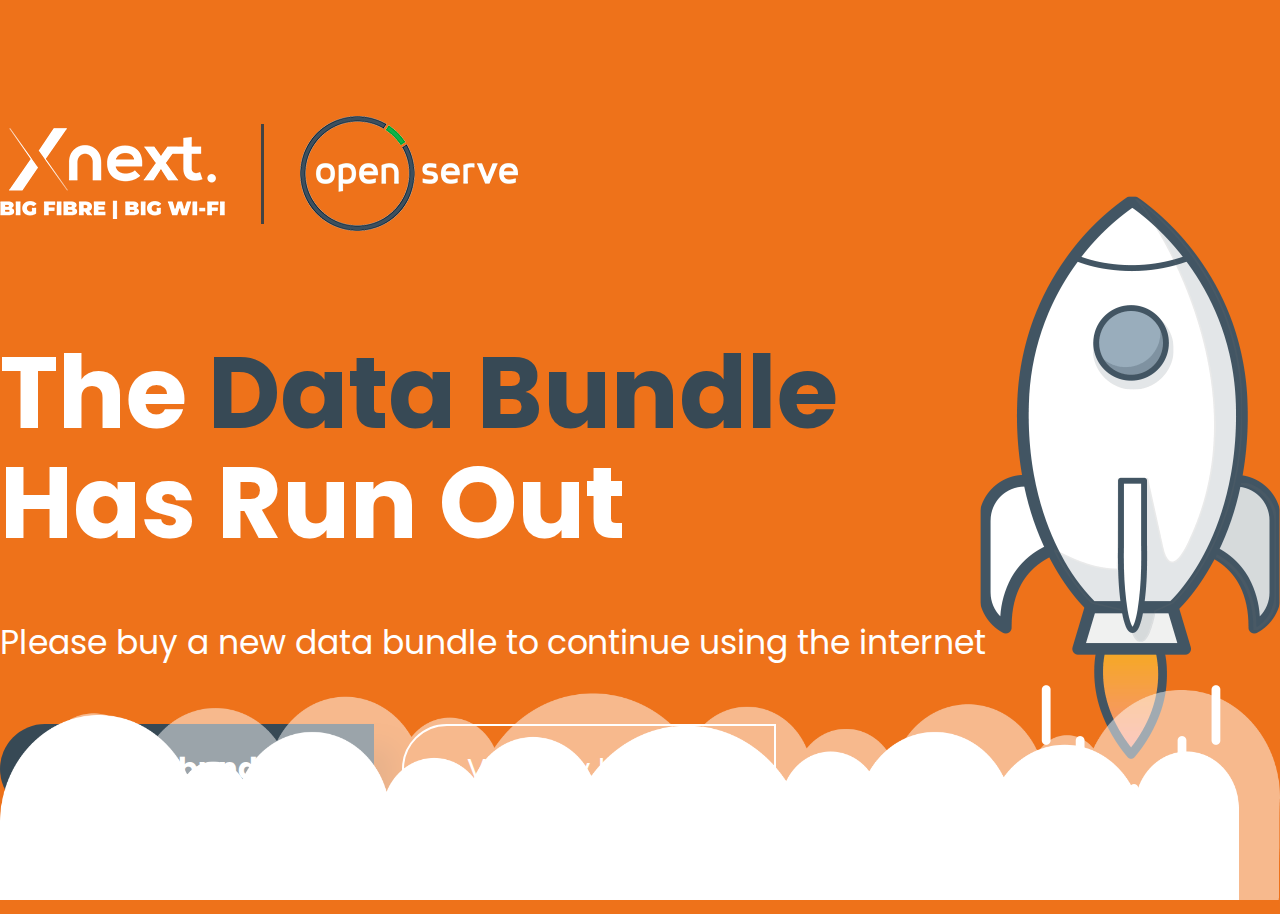
<file: index.html>
<html lang="en">
  <head>
    <meta charset="UTF-8" />
    <meta http-equiv="X-UA-Compatible" content="IE=edge" />
    <meta name="viewport" content="width=device-width, initial-scale=1.0" />
    <title>X-next | Open serve</title>
    <link rel="stylesheet" href="./assets/css/common.css" />
    <link rel="stylesheet" href="./assets/css/index.css" />
  </head>
  <body>
    <div class="container">
      <div class="header">
        <img src="./assets/images/x-next.png" alt="" />
        <span></span>
        <img src="./assets/images/open-serve.png" alt="" />
      </div>
      <div class="body">
        <p class="title">The <span>Data Bundle</span> Has Run Out</p>
        <p class="description">
          Please buy a new data bundle to continue using the internet
        </p>
        <div class="actions">
          <a href="./login.html" class="btn btn-dark buy_bundle">
            Buy a bundle
          </a>
          <a class="btn btn-warning view_my_bundles">View my bundles</a>
        </div>
      </div>
      <img src="./assets/images/rocket.png" alt="" class="rocket" />
    </div>
    <div class="cloud">
      <img src="./assets/images/cloud.png" alt="" />
    </div>
  </body>
</html>
</file>
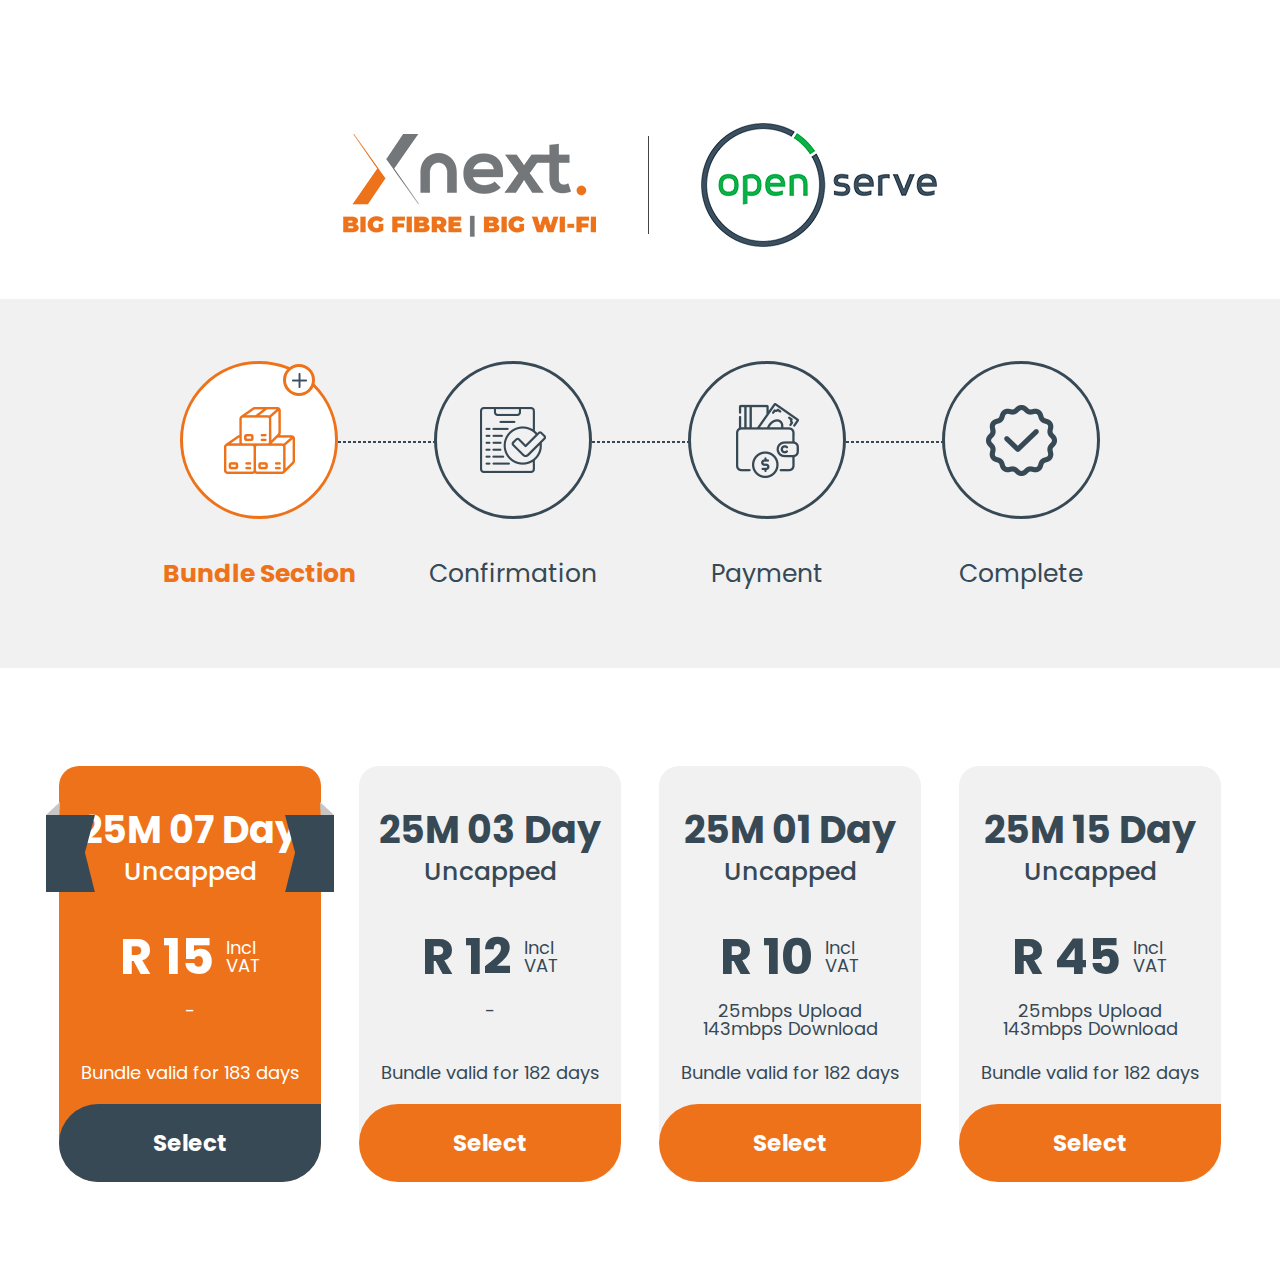
<file: bundle.html>
<html lang="en">
  <head>
    <meta charset="UTF-8" />
    <meta http-equiv="X-UA-Compatible" content="IE=edge" />
    <meta name="viewport" content="width=device-width, initial-scale=1.0" />
    <title>Document</title>
    <link rel="stylesheet" href="./assets/css/common.css" />
    <link rel="stylesheet" href="./assets/css/bundle.css" />
  </head>
  <body>
    <div class="wizard">
      <div class="wizard-header">
        <img src="./assets/images/x-next-dark.png" alt="" />
        <span></span>
        <img src="./assets/images/open-serve-dark.png" alt="" />
      </div>
      <div class="wizard-steps">
        <div class="wizard-step active">
          <div class="icon">
            <img
              src="./assets/images/bundle-active.png"
              class="active"
              alt=""
            />
            <div class="plus">
              <img src="./assets/images/plus.png" alt="">
            </div>
          </div>
          <span class="label">Bundle Section</span>
        </div>
        <div class="wizard-step">
          <div class="icon">
            <img
              src="./assets/images/confirmation-active.png"
              class="active"
              alt=""
            />
            <img
              src="./assets/images/confirmation-normal.png"
              class="normal"
              alt=""
            />
          </div>
          <span class="label">Confirmation</span>
        </div>
        <div class="wizard-step">
          <div class="icon">
            <img
              src="./assets/images/payment-active.png"
              class="active"
              alt=""
            />
            <img
              src="./assets/images/payment-normal.png"
              class="normal"
              alt=""
            />
          </div>
          <span class="label">Payment</span>
        </div>
        <div class="wizard-step">
          <div class="icon">
            <img
              src="./assets/images/complete-normal.png"
              class="normal"
              alt=""
            />
          </div>
          <span class="label">Complete</span>
        </div>
      </div>
      <div class="wizard-body">
        <div class="bundle-card active">
          <div class="ribbons">
            <img src="./assets/images/ribbon.png" class="left" alt="" />
            <img src="./assets/images/ribbon.png" class="right" alt="" />
          </div>
          <p class="name">25M 07 Day</p>
          <p class="capped">Uncapped</p>
          <div class="value">
            <span>R 15</span>
            <span>Incl<br />VAT</span>
          </div>
          <div class="features">-</div>
          <p class="expire-date">Bundle valid for 183 days</p>
          <button class="select">Select</button>
        </div>
        <div class="bundle-card">
          <p class="name">25M 03 Day</p>
          <p class="capped">Uncapped</p>
          <div class="value">
            <span>R 12</span>
            <span>Incl<br />VAT</span>
          </div>
          <div class="features">-</div>
          <p class="expire-date">Bundle valid for 182 days</p>
          <button class="select">Select</button>
        </div>
        <div class="bundle-card">
          <p class="name">25M 01 Day</p>
          <p class="capped">Uncapped</p>
          <div class="value">
            <span>R 10</span>
            <span>Incl<br />VAT</span>
          </div>
          <div class="features">
            <p>25mbps Upload</p>
            <p>143mbps Download</p>
          </div>
          <p class="expire-date">Bundle valid for 182 days</p>
          <button class="select">Select</button>
        </div>
        <div class="bundle-card">
          <p class="name">25M 15 Day</p>
          <p class="capped">Uncapped</p>
          <div class="value">
            <span>R 45</span>
            <span>Incl<br />VAT</span>
          </div>
          <div class="features">
            <p>25mbps Upload</p>
            <p>143mbps Download</p>
          </div>
          <p class="expire-date">Bundle valid for 182 days</p>
          <button class="select">Select</button>
        </div>
      </div>
    </div>
  </body>
</html>
</file>
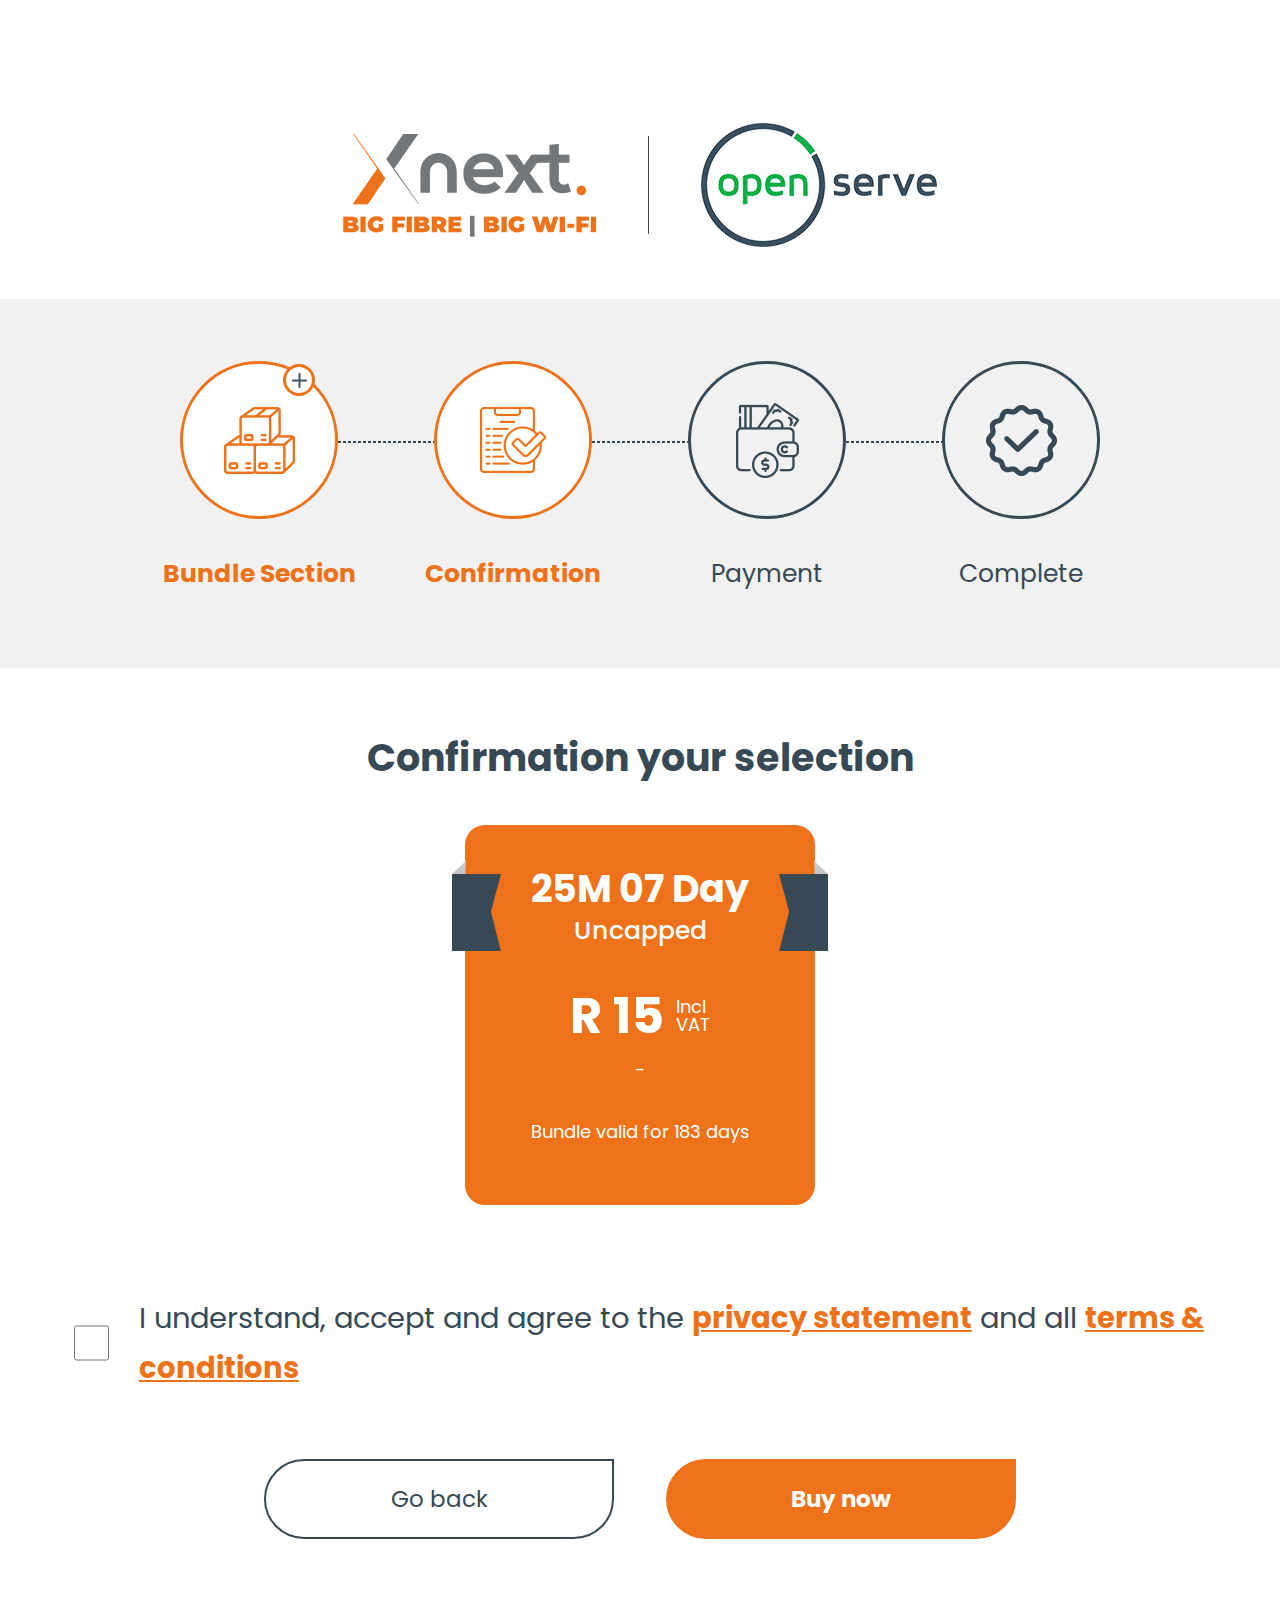
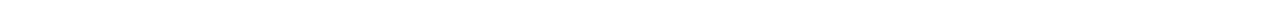
<file: confirmation.html>
<html lang="en">
  <head>
    <meta charset="UTF-8" />
    <meta http-equiv="X-UA-Compatible" content="IE=edge" />
    <meta name="viewport" content="width=device-width, initial-scale=1.0" />
    <title>Document</title>
    <link rel="stylesheet" href="./assets/css/common.css" />
    <link rel="stylesheet" href="./assets/css/confirmation.css" />
  </head>
  <body>
    <div class="wizard">
      <div class="wizard-header">
        <img src="./assets/images/x-next-dark.png" alt="" />
        <span></span>
        <img src="./assets/images/open-serve-dark.png" alt="" />
      </div>
      <div class="wizard-steps">
        <div class="wizard-step active">
          <div class="icon">
            <img
              src="./assets/images/bundle-active.png"
              class="active"
              alt=""
            />
            <div class="plus">
              <img src="./assets/images/plus.png" alt="" />
            </div>
          </div>
          <span class="label">Bundle Section</span>
        </div>
        <div class="wizard-step active">
          <div class="icon">
            <img
              src="./assets/images/confirmation-active.png"
              class="active"
              alt=""
            />
            <img
              src="./assets/images/confirmation-normal.png"
              class="normal"
              alt=""
            />
          </div>
          <span class="label">Confirmation</span>
        </div>
        <div class="wizard-step">
          <div class="icon">
            <img
              src="./assets/images/payment-active.png"
              class="active"
              alt=""
            />
            <img
              src="./assets/images/payment-normal.png"
              class="normal"
              alt=""
            />
          </div>
          <span class="label">Payment</span>
        </div>
        <div class="wizard-step">
          <div class="icon">
            <img
              src="./assets/images/complete-normal.png"
              class="normal"
              alt=""
            />
          </div>
          <span class="label">Complete</span>
        </div>
      </div>
      <div class="wizard-body">
        <p class="title">Confirmation your selection</p>
        <div class="bundle-card">
          <div class="ribbons">
            <img src="./assets/images/ribbon.png" class="left" alt="" />
            <img src="./assets/images/ribbon.png" class="right" alt="" />
          </div>
          <p class="name">25M 07 Day</p>
          <p class="capped">Uncapped</p>
          <div class="value">
            <span>R 15</span>
            <span>Incl<br />VAT</span>
          </div>
          <div class="features">-</div>
          <p class="expire-date">Bundle valid for 183 days</p>
        </div>
        <div class="agree">
          <input type="checkbox" />
          <p>
            I understand, accept and agree to the
            <a href="#">privacy statement</a> and all
            <a href="#">terms & conditions</a>
          </p>
        </div>
        <div class="actions">
          <a href="./bundle.html" class="btn back">Go back</a>
          <a href="./otp.html" class="btn btn-warning buy">Buy now</a>
        </div>
      </div>
    </div>
  </body>
</html>
</file>
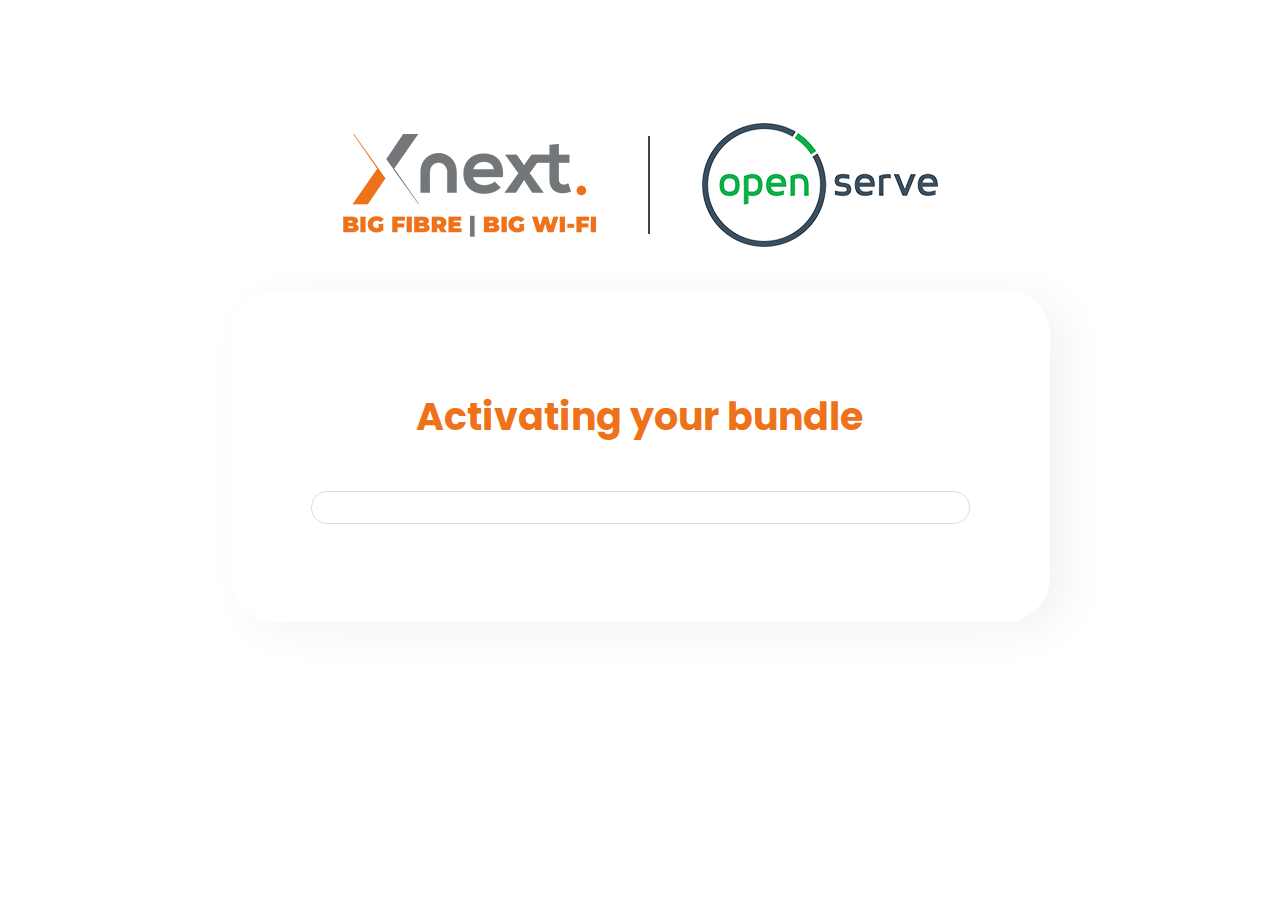
<file: loading.html>
<html lang="en">
  <head>
    <meta charset="UTF-8" />
    <meta http-equiv="X-UA-Compatible" content="IE=edge" />
    <meta name="viewport" content="width=device-width, initial-scale=1.0" />
    <title>Loading</title>
    <link rel="stylesheet" href="./assets/css/common.css" />
    <link rel="stylesheet" href="./assets/css/loading.css" />
  </head>
  <body>
    <div class="container">
      <div class="header">
        <img src="./assets/images/x-next-dark.png" alt="" />
        <span></span>
        <img src="./assets/images/open-serve-dark.png" alt="" />
      </div>
      <div class="card">
        <p class="title">Activating your bundle</p>
        <div class="progress">
          <div></div>
        </div>
      </div>
    </div>

    <script>
      setTimeout(function () {
        location.href = "./success.html";
      }, 2900);
    </script>
  </body>
</html>
</file>
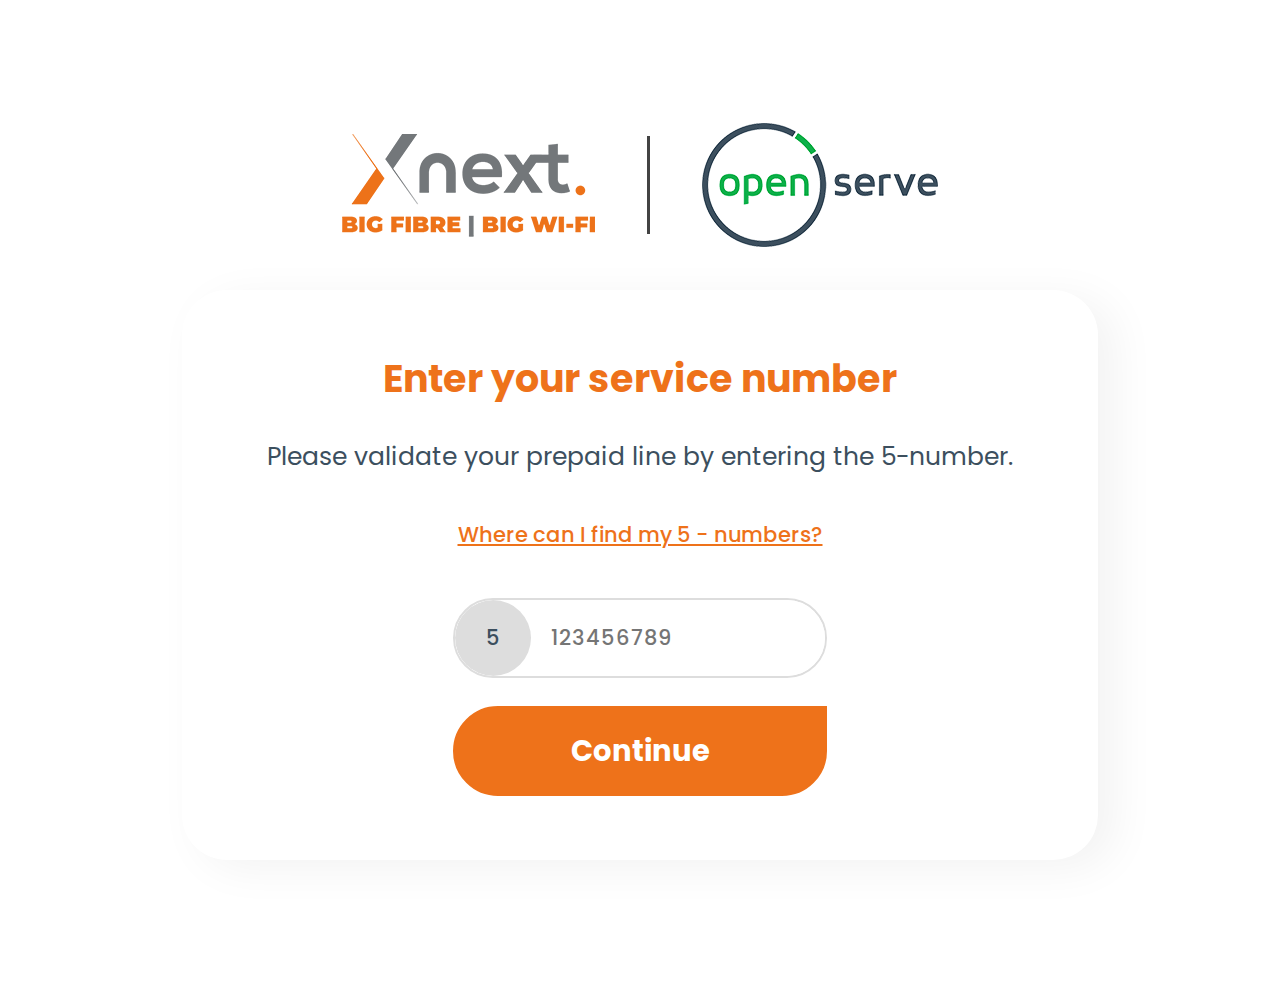
<file: login.html>
<html lang="en">
  <head>
    <meta charset="UTF-8" />
    <meta http-equiv="X-UA-Compatible" content="IE=edge" />
    <meta name="viewport" content="width=device-width, initial-scale=1.0" />
    <title>Login | x-next</title>
    <link rel="stylesheet" href="./assets/css/common.css" />
    <link rel="stylesheet" href="./assets/css/login.css" />
  </head>
  <body>
    <div class="container">
      <div class="header">
        <img src="./assets/images/x-next-dark.png" alt="" />
        <span></span>
        <img src="./assets/images/open-serve-dark.png" alt="" />
      </div>
      <div class="card body">
        <p class="title">Enter your service number</p>
        <p class="description">
          Please validate your prepaid line by entering the 5-number.
        </p>
        <a id="tip">Where can I find my 5 - numbers?</a>
        <div class="input-container">
          <span>5</span>
          <input type="text" placeholder="123456789" />
        </div>
        <a href="./bundle.html" class="btn btn-warning continue">Continue</a>
      </div>
    </div>

    <div id="modal">
      <div class="modal-container">
        <img src="./assets/images/info.png" class="info" alt="" />
        <p class="title">What is a B-number and how do I find it?</p>
        <p class="description">
          Your service or B-number is a
          <span>10-digit reference number</span> that is linked to your
          Openserve connection at a specific address, such as your home or
          business. This number helps us to identify your line and allows us to
          assist you more effectively when you want to upgrade your line, or if
          your line needs repair, for example.
        </p>
        <div class="password">
          <img src="./assets/images/password.png" alt="" />
          <span>5</span>
        </div>
        <p class="tip">You can find it to your Openserve ONT / WIFI device.</p>
        <p class="hint">
          If you're having trouble locating your Openserve Fibre service number
          please contact your internet service provider for assistance.
        </p>
        <button id="close" class="btn btn-warning">Close</button>
      </div>
    </div>

    <script src="./assets/js/jquery.min.js"></script>
    <script src="./assets/js/login.js"></script>
  </body>
</html>
</file>
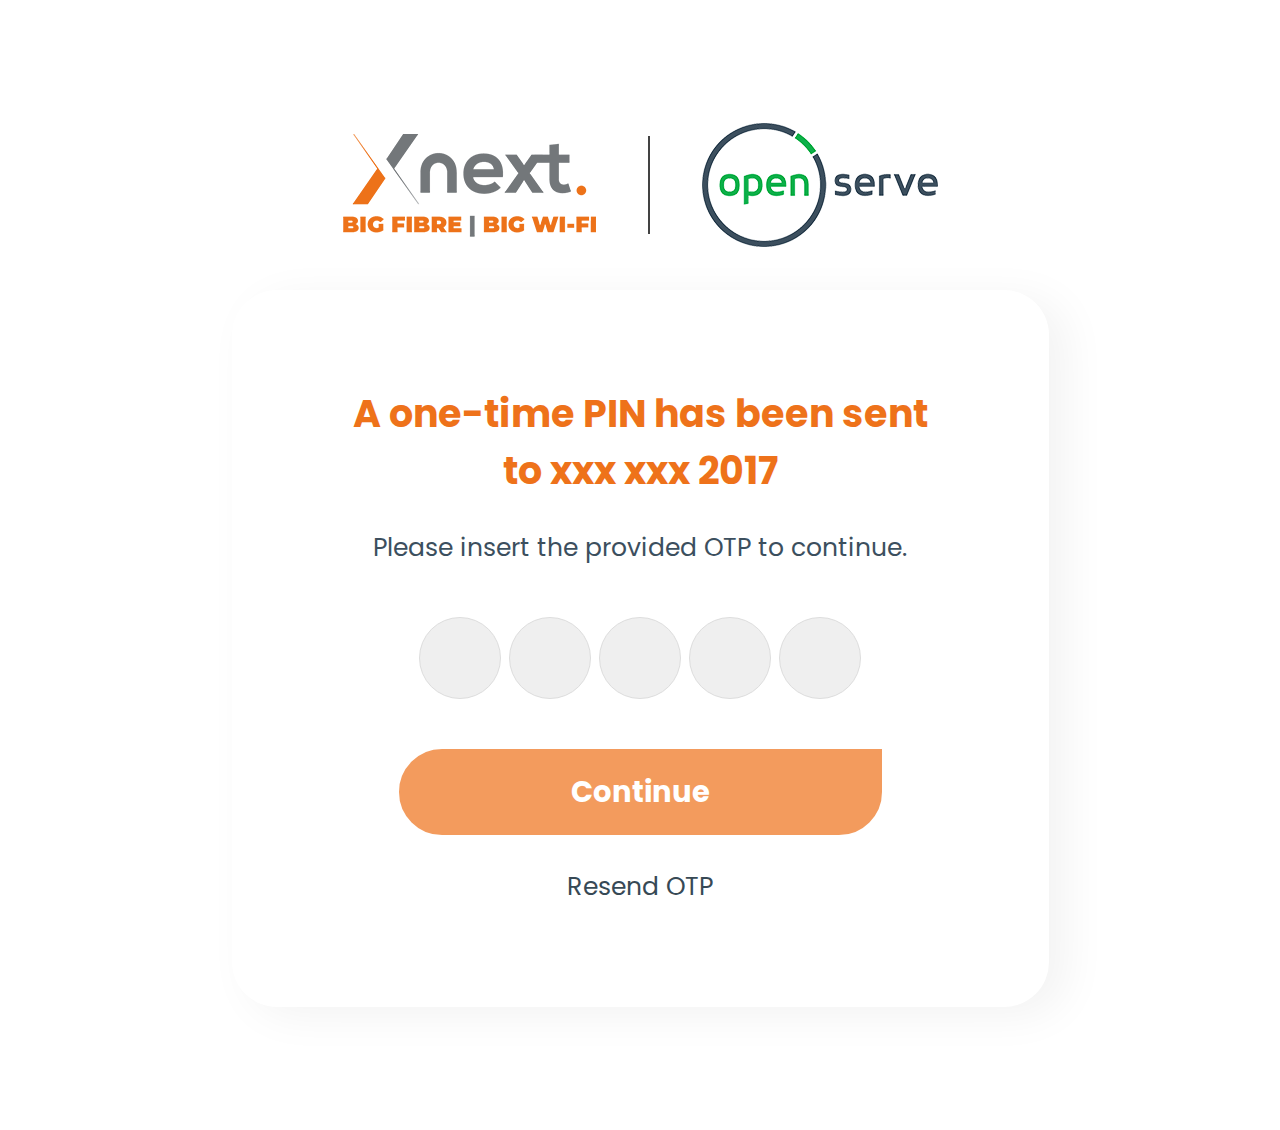
<file: otp-pin.html>
<html lang="en">
  <head>
    <meta charset="UTF-8" />
    <meta http-equiv="X-UA-Compatible" content="IE=edge" />
    <meta name="viewport" content="width=device-width, initial-scale=1.0" />
    <title>One time password confirmation</title>
    <link rel="stylesheet" href="./assets/css/common.css" />
    <link rel="stylesheet" href="./assets/css/otp-pin.css" />
  </head>
  <body>
    <div class="container">
      <div class="header">
        <img src="./assets/images/x-next-dark.png" alt="" />
        <span></span>
        <img src="./assets/images/open-serve-dark.png" alt="" />
      </div>
      <div class="card">
        <p class="title">A one-time PIN has been sent to xxx xxx 2017</p>
        <p class="description">Please insert the provided OTP to continue.</p>
        <div class="inputs">
          <input type="text" id="digit-1" data-next="digit-2" />
          <input
            type="text"
            id="digit-2"
            data-next="digit-3"
            data-previous="digit-1"
          />
          <input
            type="text"
            id="digit-3"
            data-next="digit-4"
            data-previous="digit-2"
          />
          <input
            type="text"
            id="digit-4"
            data-next="digit-5"
            data-previous="digit-3"
          />
          <input type="text" id="digit-5" data-previous="digit-4" />
        </div>
        <a href="./payment.html" class="btn btn-warning disabled" id="continue">Continue</a>
        <a href="#" class="resend">Resend OTP</a>
      </div>
    </div>

    <script src="./assets/js/jquery.min.js"></script>
    <script src="./assets/js/otp-pin.js"></script>
  </body>
</html>
</file>
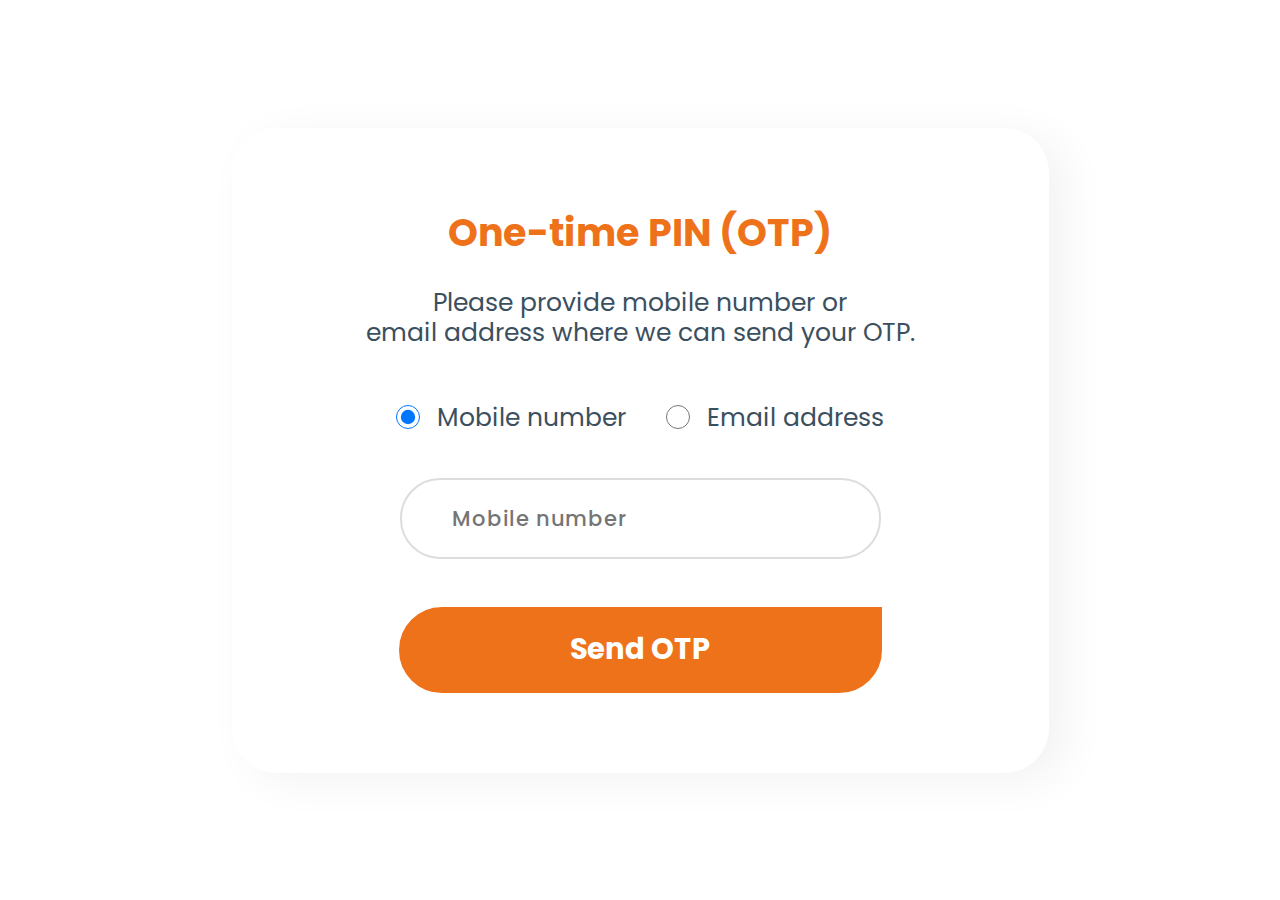
<file: otp.html>
<html lang="en">
  <head>
    <meta charset="UTF-8" />
    <meta http-equiv="X-UA-Compatible" content="IE=edge" />
    <meta name="viewport" content="width=device-width, initial-scale=1.0" />
    <title>One time password confirmation</title>
    <link rel="stylesheet" href="./assets/css/common.css" />
    <link rel="stylesheet" href="./assets/css/otp.css" />
  </head>
  <body>
    <div class="container card">
      <p class="title">One-time PIN (OTP)</p>
      <p class="description">
        Please provide mobile number or<br />
        email address where we can send your OTP.
      </p>
      <div class="checkboxs">
        <div class="radio">
          <input type="radio" id="mobile" name="flag" value="mobile" checked />
          <label for="mobile">Mobile number</label>
        </div>
        <div class="radio">
          <input type="radio" id="email" name="flag" value="email" />
          <label for="email">Email address</label>
        </div>
      </div>
      <input type="text" placeholder="Mobile number" />
      <a href="./otp-pin.html" class="btn btn-warning send">Send OTP</a>
    </div>
  </body>
</html>
</file>
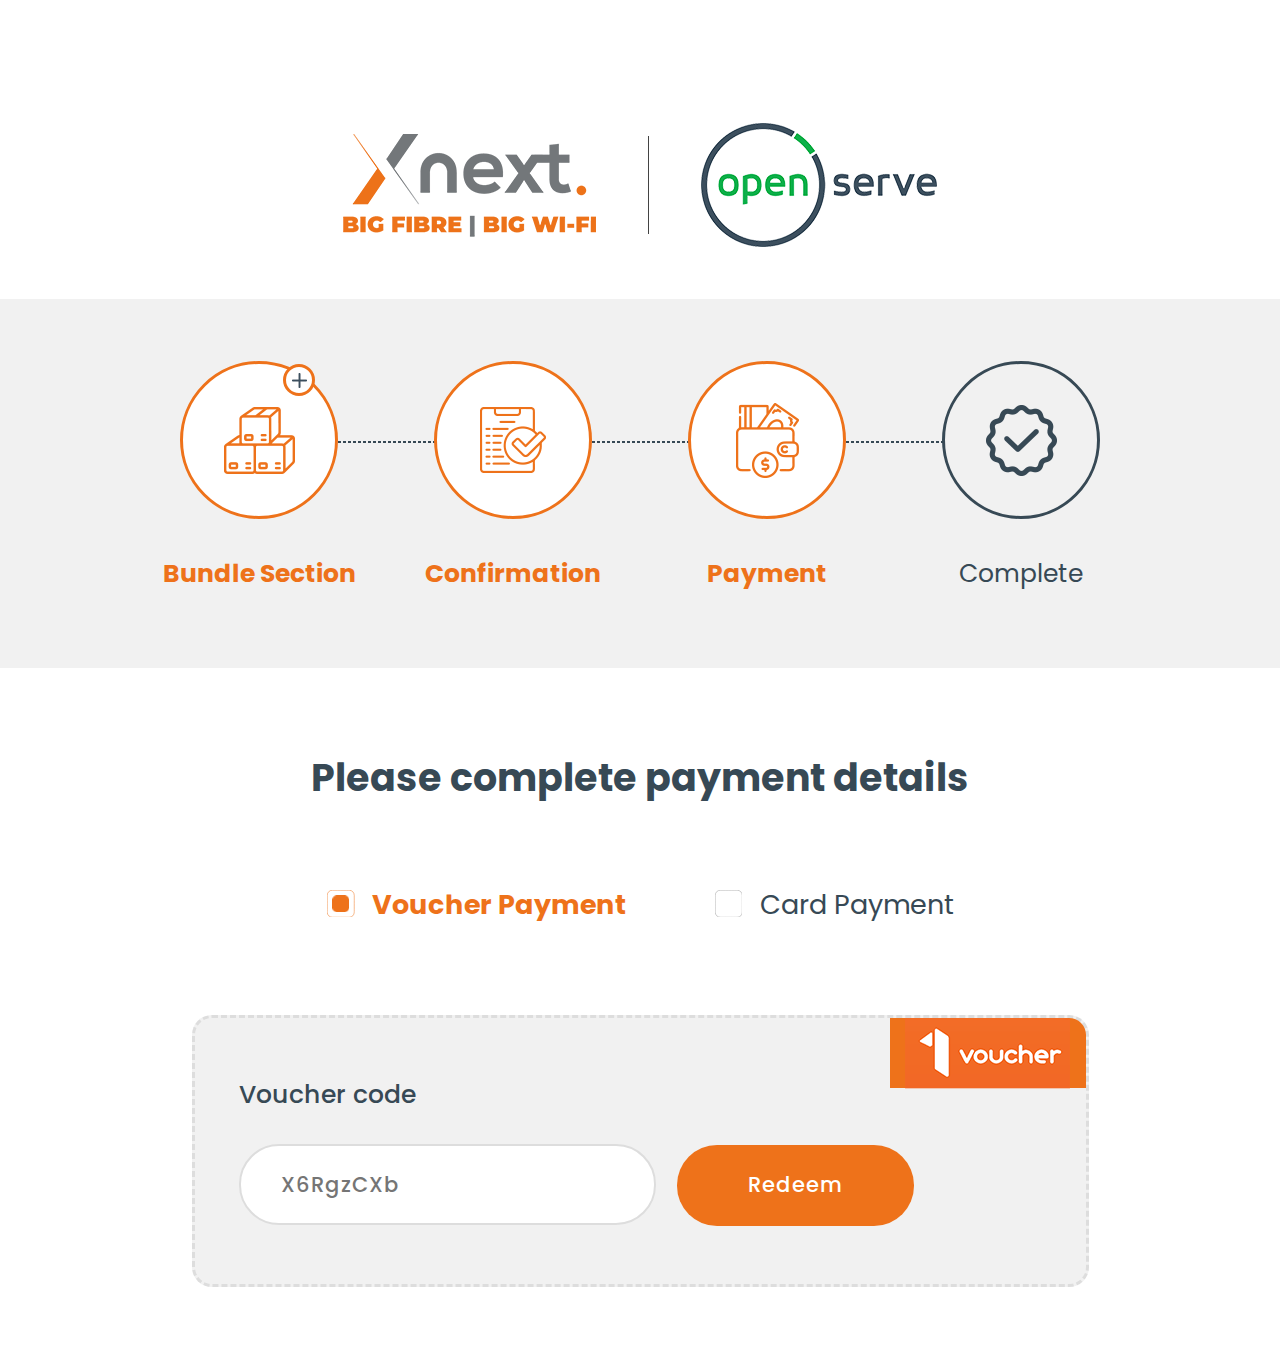
<file: payment.html>
<html lang="en">
  <head>
    <meta charset="UTF-8" />
    <meta http-equiv="X-UA-Compatible" content="IE=edge" />
    <meta name="viewport" content="width=device-width, initial-scale=1.0" />
    <title>Document</title>
    <link rel="stylesheet" href="./assets/css/common.css" />
    <link rel="stylesheet" href="./assets/css/payment.css" />
  </head>
  <body>
    <div class="wizard">
      <div class="wizard-header">
        <img src="./assets/images/x-next-dark.png" alt="" />
        <span></span>
        <img src="./assets/images/open-serve-dark.png" alt="" />
      </div>
      <div class="wizard-steps">
        <div class="wizard-step active">
          <div class="icon">
            <img
              src="./assets/images/bundle-active.png"
              class="active"
              alt=""
            />
            <div class="plus">
              <img src="./assets/images/plus.png" alt="" />
            </div>
          </div>
          <span class="label">Bundle Section</span>
        </div>
        <div class="wizard-step active">
          <div class="icon">
            <img
              src="./assets/images/confirmation-active.png"
              class="active"
              alt=""
            />
            <img
              src="./assets/images/confirmation-normal.png"
              class="normal"
              alt=""
            />
          </div>
          <span class="label">Confirmation</span>
        </div>
        <div class="wizard-step active">
          <div class="icon">
            <img
              src="./assets/images/payment-active.png"
              class="active"
              alt=""
            />
            <img
              src="./assets/images/payment-normal.png"
              class="normal"
              alt=""
            />
          </div>
          <span class="label">Payment</span>
        </div>
        <div class="wizard-step">
          <div class="icon">
            <img
              src="./assets/images/complete-normal.png"
              class="normal"
              alt=""
            />
          </div>
          <span class="label">Complete</span>
        </div>
      </div>
      <div class="wizard-body">
        <div class="container">
          <p class="title">Please complete payment details</p>
          <div class="flag">
            <div
              class="flag-item active"
              id="voucher-payment-tab"
              target="voucher-payment"
            >
              <div>
                <img
                  src="./assets/images/checkbox_checked.png"
                  class="checked"
                />
                <img
                  src="./assets/images/checkbox_unchecked.png"
                  class="unchecked"
                />
              </div>
              <span>Voucher Payment</span>
            </div>
            <div class="flag-item" id="card-payment-tab" target="card-payment">
              <div>
                <img
                  src="./assets/images/checkbox_checked.png"
                  class="checked"
                />
                <img
                  src="./assets/images/checkbox_unchecked.png"
                  class="unchecked"
                />
              </div>
              <span>Card Payment</span>
            </div>
          </div>
          <div id="card-payment" class="flag-content">
            <div class="card-number">
              <div class="label">
                <label>Card number</label>
                <div>
                  <img src="./assets/images/visa.png" alt="" />
                  <img src="./assets/images/master.png" alt="" />
                  <img src="./assets/images/american-express.png" alt="" />
                  <img src="./assets/images/maestro.png" alt="" />
                  <img src="./assets/images/paypal.png" alt="" />
                </div>
              </div>
              <div class="input-container">
                <input type="text" placeholder="1234 5678 9012 3456" />
                <div><img src="./assets/images/master-lg.png" alt="" /></div>
              </div>
            </div>
            <div class="card-info">
              <div>
                <label for="">Expiry date</label>
                <div>
                  <input type="text" placeholder="MM/YY" />
                </div>
              </div>
              <div>
                <label for="">CVV/CVC</label>
                <div>
                  <input type="text" placeholder="123" />
                  <img src="./assets/images/card.png" alt="" />
                </div>
              </div>
            </div>
            <div class="actions">
              <a href="./loading.html" class="btn btn-warning">Pay R12</a>
              <a href="./confirmation.html" class="btn back">Go back</a>
            </div>
          </div>
          <div id="voucher-payment" class="flag-content show">
            <div class="voucher">
              <label>Voucher code</label>
              <div>
                <input type="text" placeholder="X6RgzCXb" />
                <button>Redeem</button>
              </div>
              <div class="tag">
                <img src="./assets/images/tag.png" alt="" />
              </div>
            </div>
          </div>
        </div>
      </div>
    </div>

    <script src="./assets/js/jquery.min.js"></script>
    <script src="./assets/js/payment.js"></script>
  </body>
</html>
</file>
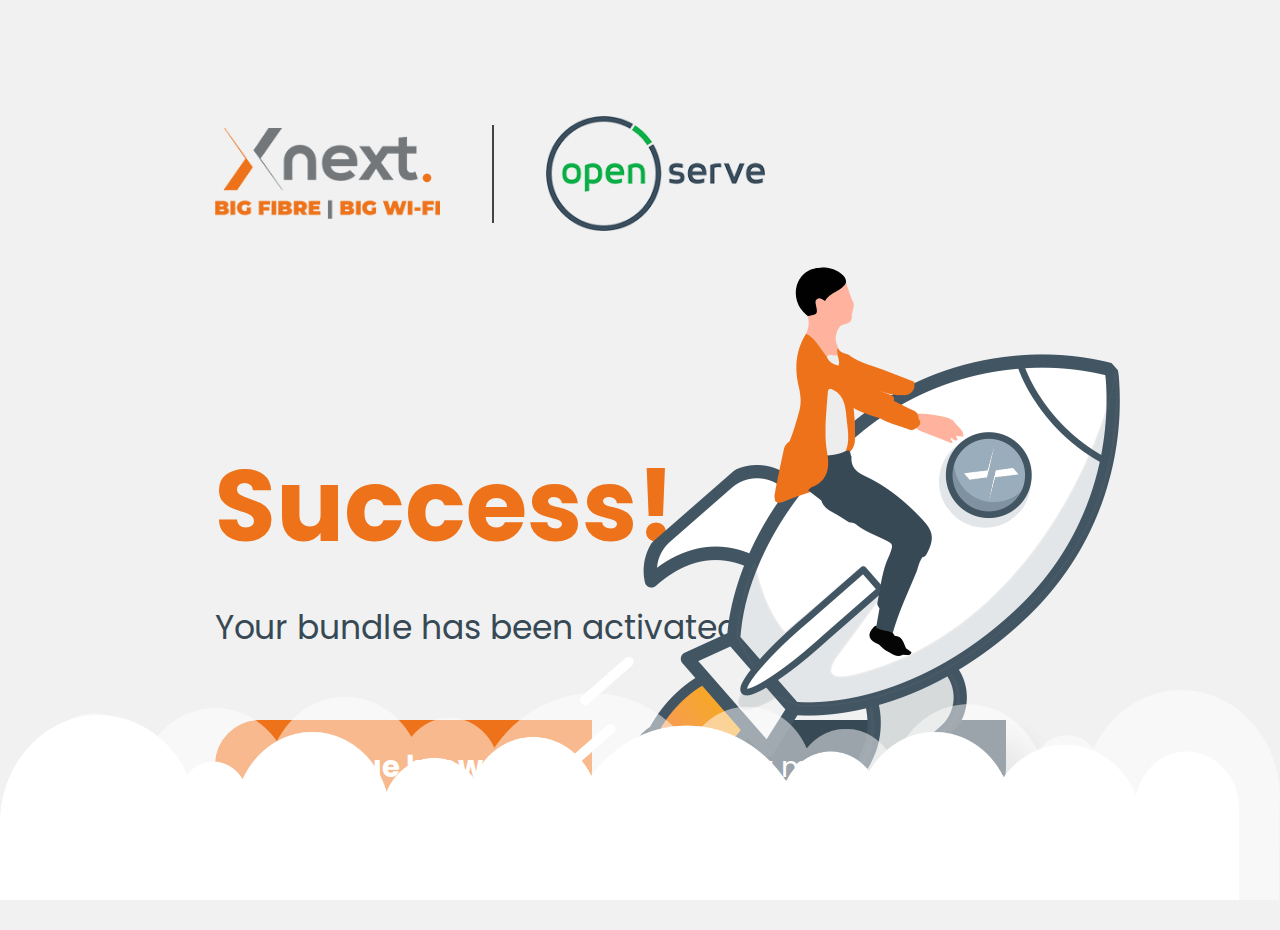
<file: success.html>
<html lang="en">
  <head>
    <meta charset="UTF-8" />
    <meta http-equiv="X-UA-Compatible" content="IE=edge" />
    <meta name="viewport" content="width=device-width, initial-scale=1.0" />
    <title>Success</title>
    <link rel="stylesheet" href="./assets/css/common.css" />
    <link rel="stylesheet" href="./assets/css/success.css" />
  </head>
  <body>
    <div class="container">
      <div class="header">
        <img src="./assets/images/x-next-dark.png" alt="" />
        <span></span>
        <img src="./assets/images/open-serve-dark.png" alt="" />
      </div>
      <div class="body">
        <p class="title">Success!</p>
        <p class="description">Your bundle has been activated!</p>
        <div class="actions">
          <a href="./index.html" class="btn btn-warning browsing">
            Continue browsing
          </a>
          <a href="./view.html" class="btn btn-dark view">View my bundle</a>
        </div>
      </div>
      <img src="./assets/images/success.png" alt="" class="success" />
    </div>
    <div class="cloud">
      <img src="./assets/images/cloud.png" alt="" />
    </div>
  </body>
</html>
</file>
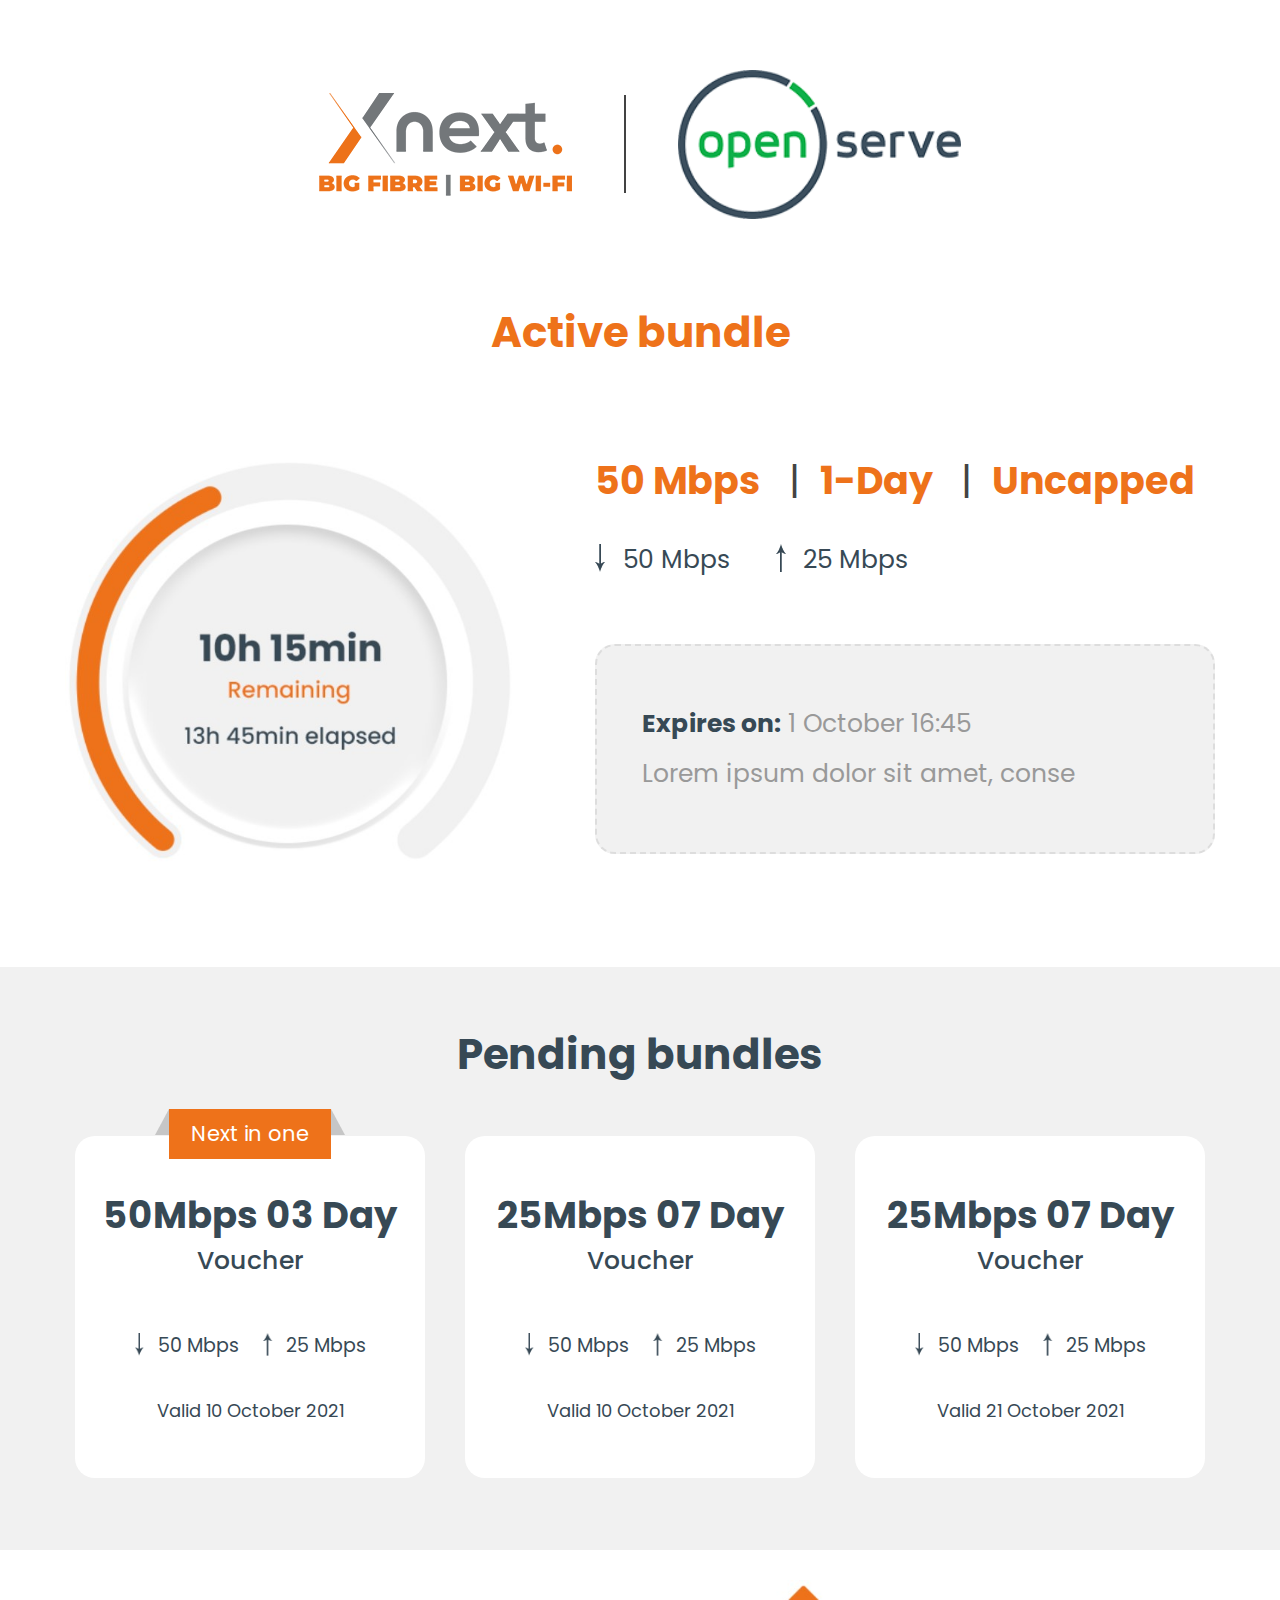
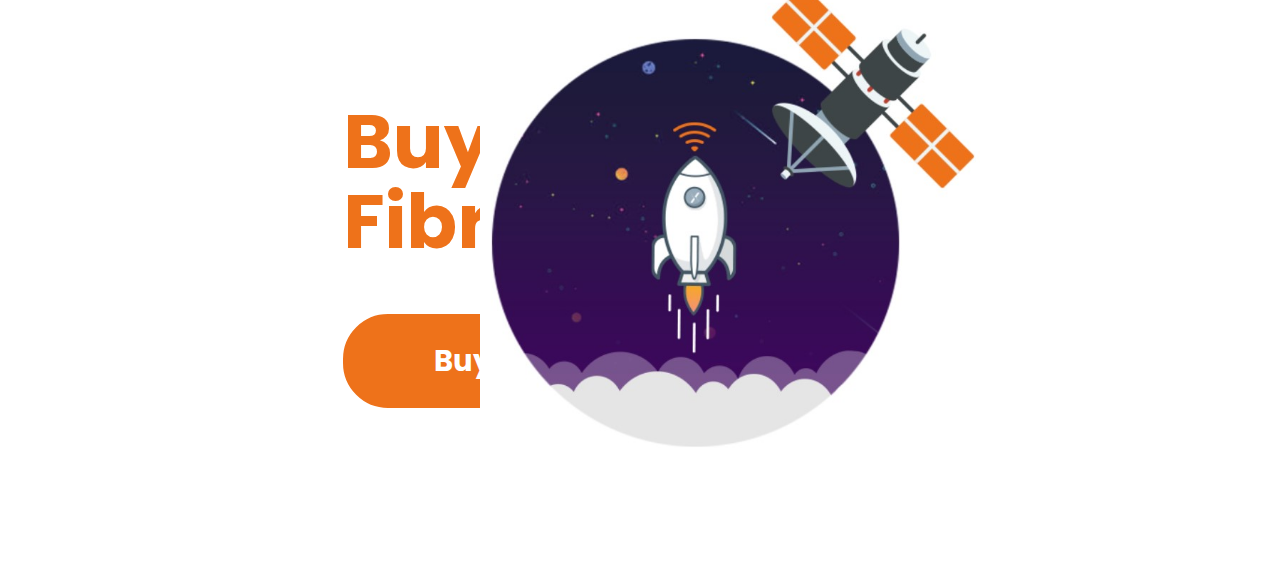
<file: view.html>
<html lang="en">
  <head>
    <meta charset="UTF-8" />
    <meta http-equiv="X-UA-Compatible" content="IE=edge" />
    <meta name="viewport" content="width=device-width, initial-scale=1.0" />
    <title>View</title>
    <link rel="stylesheet" href="./assets/css/common.css" />
    <link rel="stylesheet" href="./assets/css/view.css" />
  </head>
  <body>
    <div class="container">
      <div class="header">
        <img src="./assets/images/x-next-dark.png" alt="" />
        <span></span>
        <img src="./assets/images/open-serve-dark.png" alt="" />
      </div>
      <p class="title">Active bundle</p>
      <div class="summary">
        <img src="./assets/images/pie.jpg" alt="" />
        <div>
          <p class="features">
            50 Mbps <span>&nbsp;&nbsp;|&nbsp;&nbsp;</span>1-Day
            <span>&nbsp;&nbsp;|&nbsp;&nbsp;</span>Uncapped
          </p>
          <ul>
            <li>
              <img src="./assets/images/arrow-down.png" alt="" />
              <span>50 Mbps</span>
            </li>
            <li>
              <img src="./assets/images/arrow-up.png" alt="" />
              <span>25 Mbps</span>
            </li>
          </ul>
          <div class="tip">
            <span>Expires on:</span> 1 October 16:45<br />
            Lorem ipsum dolor sit amet, conse
          </div>
        </div>
      </div>
      <div class="bundles">
        <p class="title">Pending bundles</p>
        <div>
          <div class="bundle active">
            <div class="ribbon">
              <img src="./assets/images/triangle.png" class="left" alt="">
              <div>Next in one</div>
              <img src="./assets/images/triangle.png" class="right" alt="">
            </div>
            <p class="title">50Mbps 03 Day</p>
            <p class="description">Voucher</p>
            <ul class="features">
              <li>
                <img src="./assets/images/arrow-down.png" alt="" />
                <span>50 Mbps</span>
              </li>
              <li>
                <img src="./assets/images/arrow-up.png" alt="" />
                <span>25 Mbps</span>
              </li>
            </ul>
            <p class="expire">Valid 10 October 2021</p>
          </div>
          <div class="bundle">
            <p class="title">25Mbps 07 Day</p>
            <p class="description">Voucher</p>
            <ul class="features">
              <li>
                <img src="./assets/images/arrow-down.png" alt="" />
                <span>50 Mbps</span>
              </li>
              <li>
                <img src="./assets/images/arrow-up.png" alt="" />
                <span>25 Mbps</span>
              </li>
            </ul>
            <p class="expire">Valid 10 October 2021</p>
          </div>
          <div class="bundle">
            <p class="title">25Mbps 07 Day</p>
            <p class="description">Voucher</p>
            <ul class="features">
              <li>
                <img src="./assets/images/arrow-down.png" alt="" />
                <span>50 Mbps</span>
              </li>
              <li>
                <img src="./assets/images/arrow-up.png" alt="" />
                <span>25 Mbps</span>
              </li>
            </ul>
            <p class="expire">Valid 21 October 2021</p>
          </div>
        </div>
      </div>
      <div class="footer">
        <div>
          <p class="title">Buy prepaid Fibre bundles!</p>
          <a href="./login.html" class="btn btn-warning">Buy a bundle</a>
        </div>
        <img src="./assets/images/element.jpg" alt="" />
      </div>
    </div>
  </body>
</html>
</file>
<file: assets/css/common.css>
@import url("./font.scss");
body {
  margin: 0;
}

body * {
  font-family: "Poppins", sans-serif;
  box-sizing: border-box;
}

button {
  cursor: pointer;
}

p {
  margin: 0;
}

.btn {
  border-radius: 45px;
  border-top-right-radius: 0;
  height: 90px;
  display: inline-flex;
  padding: 0 50px;
  align-items: center;
  justify-content: center;
  text-decoration: none;
  font-size: 29px;
  color: #fff;
}

.btn-dark {
  border: none;
  box-shadow: 20.074px 22.294px 25.5px rgba(0, 0, 0, 0.13);
  background-color: #374955;
}

.btn-warning {
  background-color: #ee721a;
  border: 2px solid #ee721a;
}

.card {
  width: 100%;
  border-radius: 45px;
  box-shadow: 17.077px 8.329px 43.5px rgba(0, 0, 0, 0.05);
  background-color: #ffffff;
}

.wizard .wizard-header {
  display: flex;
  justify-content: center;
  align-items: center;
  padding: 123px 20px 52px;
}
.wizard .wizard-header span {
  width: 1px;
  height: 98px;
  background: #434343;
  margin: 0 52px;
}
.wizard .wizard-steps {
  background-color: #f1f1f1;
  padding: 62px 60px 69px;
  display: flex;
  justify-content: center;
}
.wizard .wizard-steps .wizard-step {
  display: flex;
  flex-direction: column;
  align-items: center;
  margin: 0 48px;
  position: relative;
  padding-bottom: 80px;
}
.wizard .wizard-steps .wizard-step:last-child::after {
  display: none;
}
.wizard .wizard-steps .wizard-step::after {
  content: "";
  position: absolute;
  width: 96px;
  border: 1px dashed #374955;
  top: 80px;
  left: 158px;
}
.wizard .wizard-steps .wizard-step .icon {
  width: 158px;
  height: 158px;
  border-radius: 100%;
  display: flex;
  justify-content: center;
  align-items: center;
  border: 3px solid #374955;
  position: relative;
}
.wizard .wizard-steps .wizard-step .icon .plus {
  display: flex;
  align-items: center;
  justify-content: center;
  width: 32px;
  height: 32px;
  border-radius: 50%;
  position: absolute;
  background: #fff;
  border: 3px solid #ee721a;
  top: 0;
  right: 20px;
}
.wizard .wizard-steps .wizard-step .icon .active {
  display: none;
}
.wizard .wizard-steps .wizard-step .label {
  width: -webkit-max-content;
  width: -moz-max-content;
  width: max-content;
  position: absolute;
  font-size: 25px;
  line-height: 50px;
  color: #374955;
  bottom: 0;
}
.wizard .wizard-steps .wizard-step.active .icon {
  background-color: #ffffff;
  border: 3px solid #ee721a;
}
.wizard .wizard-steps .wizard-step.active .icon .active {
  display: inline;
}
.wizard .wizard-steps .wizard-step.active .icon .normal {
  display: none;
}
.wizard .wizard-steps .wizard-step.active .label {
  font-weight: 700;
  color: #ee721a;
}/*# sourceMappingURL=common.css.map */
</file>
<file: assets/css/index.css>
body {
  background: #ee721a;
}
body .container {
  max-width: 1524px;
  margin: 116px auto 0;
  position: relative;
}
body .container .header {
  display: flex;
  align-items: center;
  margin-bottom: 107px;
}
body .container .header span {
  width: 3px;
  background: #434343;
  height: 100px;
  margin: 0 36px;
}
body .container .body {
  width: 100%;
  max-width: 1008px;
  margin-bottom: 100px;
}
body .container .body .title {
  font-weight: 700;
  font-size: 100px;
  color: #fff;
  line-height: 110px;
  margin-bottom: 60px;
}
body .container .body .title span {
  color: #374955;
}
body .container .body .description {
  font-size: 33px;
  color: #fff;
  margin-bottom: 56px;
}
body .container .body .actions {
  display: flex;
  align-items: center;
}
body .container .body .actions a {
  display: flex;
  justify-content: center;
  align-items: center;
  cursor: pointer;
  text-decoration: none;
}
body .container .body .actions .buy_bundle {
  width: 374px;
  height: 90px;
  font-weight: 700;
  margin-right: 28px;
}
body .container .body .actions .view_my_bundles {
  width: 374px;
  height: 90px;
  border: 2px solid #FFF;
}
body .container .rocket {
  position: absolute;
  right: 0;
  top: 80px;
}
body .cloud {
  width: 100%;
  height: 210px;
  overflow: hidden;
  position: fixed;
  bottom: 0;
}
body .cloud img {
  width: 100%;
}/*# sourceMappingURL=index.css.map */
</file>
<file: assets/css/bundle.css>
@import url("./common.scss");
.wizard-body {
  display: flex;
  justify-content: center;
  padding: 98px 40px;
}
.wizard-body .bundle-card {
  width: 350px;
  height: 416px;
  border-radius: 20px 20px 40px 40px;
  display: flex;
  flex-direction: column;
  align-items: center;
  margin: 0 19px;
  color: #374955;
  background-color: #f1f1f1;
  padding-top: 45px;
  position: relative;
}
.wizard-body .bundle-card .ribbons {
  position: absolute;
  top: 0;
  left: 0;
  right: 0;
}
.wizard-body .bundle-card .ribbons .left {
  position: absolute;
  top: 36px;
  left: -13px;
}
.wizard-body .bundle-card .ribbons .right {
  position: absolute;
  top: 36px;
  right: -13px;
  transform: rotateY(180deg);
}
.wizard-body .bundle-card .name {
  font-size: 38px;
  line-height: 38px;
  font-weight: 700;
  margin-bottom: 10px;
}
.wizard-body .bundle-card .capped {
  font-size: 25px;
  line-height: 25px;
  font-weight: 500;
  margin-bottom: 48px;
}
.wizard-body .bundle-card > div {
  display: flex;
  align-items: center;
  margin-bottom: 20px;
}
.wizard-body .bundle-card > div span:first-child {
  font-size: 50px;
  line-height: 50px;
  font-weight: 700;
  margin-right: 12px;
}
.wizard-body .bundle-card > div span:last-child {
  font-size: 18px;
  line-height: 18px;
}
.wizard-body .bundle-card .features {
  height: 42px;
  display: flex;
  flex-direction: column;
  align-items: center;
  font-size: 18px;
  line-height: 18px;
  text-align: center;
}
.wizard-body .bundle-card .expire-date {
  font-size: 18px;
  line-height: 18px;
}
.wizard-body .bundle-card .select {
  position: absolute;
  bottom: 0;
  left: 0;
  right: 0;
  height: 78px;
  border-radius: 40px;
  border-top-right-radius: 0;
  border: none;
  background: #ee721a;
  font-size: 23px;
  line-height: 47px;
  color: #fefefe;
  font-weight: 700;
}
.wizard-body .bundle-card.active {
  background-color: #ee721a;
  color: #fff;
}
.wizard-body .bundle-card.active .select {
  background: #374955;
}/*# sourceMappingURL=bundle.css.map */
</file>
<file: assets/css/confirmation.css>
@import url("./common.scss");
.wizard-body {
  display: flex;
  flex-direction: column;
  align-items: center;
  padding: 70px;
}
.wizard-body .title {
  font-size: 38px;
  line-height: 40px;
  color: #374955;
  font-weight: 700;
  margin-bottom: 47px;
}
.wizard-body .bundle-card {
  width: 350px;
  min-height: 380px;
  border-radius: 20px;
  display: flex;
  flex-direction: column;
  align-items: center;
  margin: 0 19px;
  background-color: #ee721a;
  color: #fff;
  padding-top: 45px;
  position: relative;
  margin-bottom: 88px;
}
.wizard-body .bundle-card .ribbons {
  position: absolute;
  top: 0;
  left: 0;
  right: 0;
}
.wizard-body .bundle-card .ribbons .left {
  position: absolute;
  top: 36px;
  left: -13px;
}
.wizard-body .bundle-card .ribbons .right {
  position: absolute;
  top: 36px;
  right: -13px;
  transform: rotateY(180deg);
}
.wizard-body .bundle-card .name {
  font-size: 38px;
  line-height: 38px;
  font-weight: 700;
  margin-bottom: 10px;
}
.wizard-body .bundle-card .capped {
  font-size: 25px;
  line-height: 25px;
  font-weight: 500;
  margin-bottom: 48px;
}
.wizard-body .bundle-card > div {
  display: flex;
  align-items: center;
  margin-bottom: 20px;
}
.wizard-body .bundle-card > div span:first-child {
  font-size: 50px;
  line-height: 50px;
  font-weight: 700;
  margin-right: 12px;
}
.wizard-body .bundle-card > div span:last-child {
  font-size: 18px;
  line-height: 18px;
}
.wizard-body .bundle-card .features {
  height: 42px;
  display: flex;
  flex-direction: column;
  align-items: center;
  font-size: 18px;
  line-height: 18px;
  text-align: center;
}
.wizard-body .bundle-card .expire-date {
  font-size: 18px;
  line-height: 18px;
}
.wizard-body .agree {
  display: flex;
  align-items: center;
  margin-bottom: 66px;
}
.wizard-body .agree input {
  width: 40px;
  height: 40px;
  margin-right: 30px;
  accent-color: #ee721a;
  color: #FFF;
}
.wizard-body .agree p {
  font-size: 29px;
  line-height: 50px;
  color: #374955;
}
.wizard-body .agree p a {
  font-weight: 700;
  color: #ee721a;
  text-decoration: underline;
}
.wizard-body .actions {
  margin: 0 -24px;
}
.wizard-body .actions a {
  width: 350px;
  height: 80px;
  margin: 0 24px;
}
.wizard-body .actions a.back {
  border: 2px solid #374955;
  font-size: 23px;
  color: #374955;
}
.wizard-body .actions a.buy {
  font-size: 23px;
  font-weight: 700;
}/*# sourceMappingURL=confirmation.css.map */
</file>
<file: assets/css/loading.css>
.container {
  width: 100%;
  max-width: 819px;
  margin: 123px auto;
  display: flex;
  flex-direction: column;
  align-items: center;
}
.container .header {
  display: flex;
  align-items: center;
  margin-bottom: 43px;
}
.container .header span {
  width: 2px;
  height: 98px;
  background: #434343;
  margin: 0 52px;
}
.container .card {
  display: flex;
  flex-direction: column;
  align-items: center;
  padding: 98px 80px;
}
.container .card .title {
  font-size: 38px;
  color: #ee721a;
  font-weight: 700;
  text-align: center;
  margin-bottom: 46px;
}
.container .card .progress {
  width: 100%;
  height: 33px;
  border-radius: 16px;
  background-color: #ffffff;
  border: 0.6px solid #dddddd;
  padding: 5px;
}
.container .card .progress > div {
  width: 0%;
  height: 21px;
  border-radius: 10px;
  background-color: #ee721a;
  -webkit-animation-name: progress;
          animation-name: progress;
  -webkit-animation-duration: 3s;
          animation-duration: 3s;
  -webkit-animation-timing-function: linear;
          animation-timing-function: linear;
}

@-webkit-keyframes progress {
  from {
    width: 0%;
  }
  to {
    width: 100%;
  }
}

@keyframes progress {
  from {
    width: 0%;
  }
  to {
    width: 100%;
  }
}/*# sourceMappingURL=loading.css.map */
</file>
<file: assets/css/login.css>
.container {
  width: 100%;
  max-width: 916px;
  margin: 123px auto;
  display: flex;
  flex-direction: column;
  align-items: center;
}
.container .header {
  display: flex;
  align-items: center;
  margin-bottom: 43px;
}
.container .header span {
  background: #434343;
  width: 3px;
  height: 98px;
  margin: 0 52px;
}
.container .body {
  display: flex;
  flex-direction: column;
  align-items: center;
  padding: 64px;
}
.container .body .title {
  font-size: 38px;
  line-height: 50px;
  color: #ee721a;
  font-weight: 700;
  margin-bottom: 28px;
}
.container .body .description {
  font-size: 25px;
  line-height: 50px;
  color: #3c4f5e;
  font-weight: 400;
  margin-bottom: 28px;
}
.container .body #tip {
  font-size: 21px;
  line-height: 50px;
  text-decoration: underline;
  color: #ee721a;
  font-weight: 500;
  margin-bottom: 38px;
  cursor: pointer;
}
.container .body .input-container {
  width: 374px;
  height: 80px;
  border-radius: 41px;
  background-color: #ffffff;
  border: 2px solid #dddddd;
  display: flex;
  overflow: hidden;
  margin-bottom: 28px;
}
.container .body .input-container span {
  display: flex;
  justify-content: center;
  align-items: center;
  width: 76px;
  height: 76px;
  background: #dddddd;
  flex-shrink: 0;
  border-radius: 38px;
  font-size: 21px;
  line-height: 50px;
  color: #3c4f5e;
  font-weight: 500;
}
.container .body .input-container input {
  width: 100%;
  border: none;
  outline: none;
  padding: 0 20px;
  font-size: 21px;
  letter-spacing: 1px;
  line-height: 50px;
  color: #434343;
  font-weight: 500;
}
.container .body .continue {
  width: 374px;
  font-weight: 700;
}

#modal {
  position: fixed;
  width: 100%;
  height: 150vh;
  top: 0;
  left: 0;
  background: rgba(0, 0, 0, 0.3137254902);
  align-items: center;
  justify-content: center;
  display: none;
}
#modal.show {
  display: flex;
}
#modal .modal-container {
  width: 1200px;
  display: flex;
  flex-direction: column;
  align-items: center;
  justify-content: center;
  border-radius: 45px;
  box-shadow: 0.077px 8.329px 43.5px rgba(0, 0, 0, 0.15);
  background-color: #ffffff;
  padding: 43px 80px 50px;
}
#modal .modal-container .info {
  width: 80px;
  margin-bottom: 20px;
}
#modal .modal-container .title {
  font-size: 32px;
  color: #ee721a;
  font-weight: 700;
  margin-bottom: 24px;
}
#modal .modal-container .description {
  font-size: 22px;
  line-height: 25px;
  color: #374955;
  text-align: center;
  margin-bottom: 28px;
}
#modal .modal-container .description span {
  font-weight: 700;
  color: #ee721a;
}
#modal .modal-container .password {
  display: flex;
  background: #ddd;
  border-radius: 100px;
  margin-bottom: 16px;
  position: relative;
}
#modal .modal-container .password span {
  background: #ddd;
  display: flex;
  align-items: center;
  justify-content: center;
  width: 20px;
  height: 20px;
  position: absolute;
  font-size: 18px;
  font-weight: 500;
  top: 22px;
  left: 30px;
  color: #9F9F9F;
}
#modal .modal-container .password img {
  height: 70px;
}
#modal .modal-container .tip {
  font-size: 22px;
  line-height: 25px;
  color: #ee721a;
  font-weight: 700;
  text-align: center;
  margin-bottom: 16px;
}
#modal .modal-container .hint {
  font-size: 18px;
  line-height: 20px;
  color: #374955;
  text-align: center;
  margin-bottom: 33px;
}
#modal .modal-container #close {
  width: 320px;
  height: 64px;
  font-size: 24px;
}/*# sourceMappingURL=login.css.map */
</file>
<file: assets/css/otp-pin.css>
.container {
  margin: 123px auto;
  width: 100%;
  max-width: 817px;
  display: flex;
  flex-direction: column;
  align-items: center;
}
.container .header {
  display: flex;
  align-items: center;
  margin-bottom: 43px;
}
.container .header span {
  width: 2px;
  height: 98px;
  background: #434343;
  margin: 0 52px;
}
.container .card {
  padding: 95px 103px;
  display: flex;
  flex-direction: column;
  align-items: center;
}
.container .card .title {
  font-size: 38px;
  color: #ee721a;
  font-weight: 700;
  text-align: center;
  margin-bottom: 30px;
}
.container .card .description {
  font-size: 25px;
  color: #3c4f5e;
  text-align: center;
  margin-bottom: 50px;
}
.container .card .inputs {
  display: flex;
  margin-bottom: 50px;
}
.container .card .inputs input {
  width: 82px;
  height: 82px;
  border-radius: 50%;
  background-color: #efefef;
  border: 1px solid #dddddd;
  text-align: center;
  font-size: 25px;
  letter-spacing: 1px;
  line-height: 50px;
  color: #999999;
  font-weight: 700;
  margin: 0 4px;
}
.container .card #continue {
  width: 483px;
  height: 86px;
  font-weight: 700;
  margin-bottom: 27px;
}
.container .card #continue.disabled {
  opacity: 0.7;
  pointer-events: none;
}
.container .card .resend {
  font-size: 25px;
  line-height: 50px;
  color: #374955;
  text-decoration: none;
}/*# sourceMappingURL=otp-pin.css.map */
</file>
<file: assets/css/otp.css>
body {
  display: flex;
  align-items: center;
}
body .container {
  margin: 0 auto;
  width: 100%;
  max-width: 817px;
  padding: 80px;
  display: flex;
  flex-direction: column;
  align-items: center;
}
body .container .title {
  font-size: 38px;
  line-height: 50px;
  color: #ee721a;
  font-weight: 700;
  margin-bottom: 30px;
}
body .container .description {
  font-size: 25px;
  line-height: 30px;
  color: #3c4f5e;
  text-align: center;
  margin-bottom: 57px;
}
body .container .checkboxs {
  display: flex;
  margin: 0 -20px;
  margin-bottom: 48px;
}
body .container .checkboxs .radio {
  display: flex;
  align-items: center;
  margin: 0 20px;
}
body .container .checkboxs .radio input {
  width: 24px;
  height: 24px;
  margin: 0;
  margin-right: 17px;
}
body .container .checkboxs .radio label {
  font-size: 25px;
  line-height: 25px;
  color: #3c4f5e;
}
body .container > input {
  width: 481px;
  height: 81px;
  border-radius: 40px;
  background-color: #ffffff;
  border: 2px solid #dddddd;
  font-size: 21px;
  letter-spacing: 1px;
  line-height: 50px;
  color: #999999;
  font-weight: 500;
  padding: 0 50px;
  margin-bottom: 48px;
}
body .container .send {
  width: 483px;
  height: 86px;
  font-weight: 700;
}/*# sourceMappingURL=otp.css.map */
</file>
<file: assets/css/payment.css>
.wizard-body {
  display: flex;
  flex-direction: column;
  align-items: center;
  padding: 85px;
}
.wizard-body .container {
  display: flex;
  flex-direction: column;
  align-items: center;
  width: 100%;
  max-width: 897px;
}
.wizard-body .container .title {
  font-size: 38px;
  line-height: 50px;
  color: #374955;
  font-weight: 700;
  margin-bottom: 77px;
}
.wizard-body .container .flag {
  display: flex;
  margin: 0 -44px;
}
.wizard-body .container .flag .flag-item {
  display: flex;
  align-items: center;
  margin: 0 44px;
  cursor: pointer;
}
.wizard-body .container .flag .flag-item span {
  font-size: 27px;
  line-height: 50px;
  color: #374955;
}
.wizard-body .container .flag .flag-item > div {
  margin-right: 15px;
}
.wizard-body .container .flag .flag-item > div img.checked {
  display: none;
}
.wizard-body .container .flag .flag-item.active > div img.checked {
  display: inline;
}
.wizard-body .container .flag .flag-item.active > div img.unchecked {
  display: none;
}
.wizard-body .container .flag .flag-item.active span {
  color: #ee721a;
  font-weight: 700;
}
.wizard-body .container #card-payment {
  display: none;
  margin-top: 105px;
}
.wizard-body .container #card-payment.show {
  display: block;
}
.wizard-body .container #card-payment .card-number {
  width: 100%;
  margin-bottom: 52px;
}
.wizard-body .container #card-payment .card-number .label {
  display: flex;
  justify-content: space-between;
  align-items: center;
  margin-bottom: 20px;
}
.wizard-body .container #card-payment .card-number .label label {
  font-size: 25px;
  line-height: 50px;
  color: #374955;
  font-weight: 500;
}
.wizard-body .container #card-payment .card-number .input-container {
  display: flex;
  align-items: center;
  width: 100%;
  height: 81px;
  border-radius: 40px;
  background-color: #ffffff;
  border: 2px solid #dddddd;
  overflow: hidden;
}
.wizard-body .container #card-payment .card-number .input-container input {
  width: 100%;
  border: none;
  outline: none;
  font-size: 21px;
  letter-spacing: 1px;
  line-height: 50px;
  color: #999999;
  font-weight: 500;
  padding: 0 50px;
}
.wizard-body .container #card-payment .card-number .input-container > div {
  padding: 0 36px;
  height: 48px;
  border-left: 2px solid #dddddd;
}
.wizard-body .container #card-payment .card-info {
  width: 100%;
  display: flex;
  margin-bottom: 62px;
}
.wizard-body .container #card-payment .card-info > div {
  width: 100%;
}
.wizard-body .container #card-payment .card-info > div:first-child {
  margin-right: 29px;
}
.wizard-body .container #card-payment .card-info > div:last-child {
  margin-left: 29px;
}
.wizard-body .container #card-payment .card-info > div label {
  font-size: 25px;
  line-height: 50px;
  color: #374955;
  font-weight: 500;
  margin-bottom: 20px;
}
.wizard-body .container #card-payment .card-info > div > div {
  display: flex;
  align-items: center;
  width: 100%;
  height: 81px;
  border-radius: 40px;
  background-color: #ffffff;
  border: 2px solid #dddddd;
  overflow: hidden;
}
.wizard-body .container #card-payment .card-info > div > div input {
  width: 100%;
  height: 100%;
  border: none;
  outline: none;
  font-size: 21px;
  letter-spacing: 1px;
  line-height: 50px;
  color: #999999;
  font-weight: 500;
  padding: 0 50px;
}
.wizard-body .container #card-payment .card-info > div > div img {
  margin-right: 36px;
}
.wizard-body .container #card-payment .actions {
  display: flex;
  justify-content: center;
}
.wizard-body .container #card-payment .actions a {
  width: 354px;
  height: 81px;
  margin: 0 23px;
}
.wizard-body .container #card-payment .actions .back {
  font-size: 23px;
  line-height: 47px;
  color: #374955;
  width: 351px;
  border: 2px solid #374955;
}
.wizard-body .container #voucher-payment {
  width: 100%;
  margin-top: 85px;
  display: none;
}
.wizard-body .container #voucher-payment.show {
  display: block;
}
.wizard-body .container #voucher-payment .voucher {
  width: 100%;
  padding: 58px 44px;
  border-radius: 20px;
  background-color: #f1f1f1;
  border: 3px dashed #dddddd;
  position: relative;
  overflow: hidden;
}
.wizard-body .container #voucher-payment .voucher label {
  font-size: 25px;
  color: #374955;
  font-weight: 500;
  margin-bottom: 30px;
  display: inline-block;
}
.wizard-body .container #voucher-payment .voucher > div input {
  width: 417px;
  height: 81px;
  border-radius: 40px;
  background-color: #ffffff;
  border: 2px solid #dddddd;
  margin-right: 17px;
  padding: 0 40px;
  font-size: 21px;
  letter-spacing: 1px;
  line-height: 50px;
  color: #999999;
  font-weight: 500;
}
.wizard-body .container #voucher-payment .voucher > div button {
  width: 237px;
  height: 81px;
  border-radius: 40px;
  background-color: #ee721a;
  font-size: 21px;
  letter-spacing: 1px;
  line-height: 50px;
  color: #ffffff;
  font-weight: 500;
  border: none;
}
.wizard-body .container #voucher-payment .voucher .tag {
  display: flex;
  justify-content: center;
  align-items: center;
  position: absolute;
  top: 0;
  right: 0;
  width: 196px;
  height: 70px;
  background-color: #ee721a;
}/*# sourceMappingURL=payment.css.map */
</file>
<file: assets/css/success.css>
body {
  background: #f1f1f1;
}
body .container {
  padding: 116px 215px;
  position: relative;
}
body .container .header {
  display: flex;
  align-items: center;
  margin-bottom: 219px;
}
body .container .header img:first-child {
  width: 225px;
}
body .container .header img:last-child {
  width: 219px;
}
body .container .header span {
  width: 2px;
  height: 98px;
  background: #434343;
  margin: 0 52px;
}
body .container .body .title {
  font-size: 100px;
  line-height: 113px;
  color: #ee721a;
  font-weight: 700;
  margin-bottom: 40px;
}
body .container .body .description {
  font-size: 33px;
  line-height: 50px;
  color: #374955;
  margin-bottom: 67px;
}
body .container .body .actions {
  display: flex;
  align-items: center;
}
body .container .body .actions a {
  width: 377px;
  height: 94px;
  margin-right: 37px;
  padding: 0;
}
body .container .body .actions a.browsing {
  font-weight: 700;
}
body .container .success {
  position: absolute;
  top: 267px;
  right: 160px;
}
body .cloud {
  width: 100%;
  height: 210px;
  overflow: hidden;
  position: fixed;
  bottom: 0;
}
body .cloud img {
  width: 100%;
}/*# sourceMappingURL=success.css.map */
</file>
<file: assets/css/view.css>
.container {
  display: flex;
  flex-direction: column;
  align-items: center;
  padding: 70px 0 0;
}
.container .header {
  display: flex;
  align-items: center;
  margin-bottom: 89px;
}
.container .header span {
  width: 2px;
  height: 98px;
  margin: 0 52px;
  background: #434343;
}
.container .header img:last-child {
  width: 283px;
}
.container > .title {
  font-size: 42px;
  line-height: 50px;
  color: #ee721a;
  font-weight: 700;
  margin-bottom: 98px;
}
.container .summary {
  display: flex;
  align-items: flex-start;
  margin-bottom: 93px;
}
.container .summary > img {
  width: 450px;
  margin-right: 80px;
  flex-shrink: 0;
}
.container .summary > div > p {
  font-size: 38px;
  line-height: 50px;
  color: #ee721a;
  font-weight: 700;
  font-family: "Poppins";
  margin-bottom: 29px;
}
.container .summary > div > p span {
  color: #434343;
  font-weight: 400;
}
.container .summary > div ul {
  display: flex;
  align-items: center;
  padding: 0;
  margin-bottom: 59px;
}
.container .summary > div ul li {
  list-style: none;
  display: flex;
  align-items: center;
  margin-right: 46px;
}
.container .summary > div ul li img {
  margin-right: 15px;
}
.container .summary > div ul li span {
  font-size: 25px;
  line-height: 50px;
  color: #374955;
}
.container .summary > div .tip {
  width: 620px;
  border-radius: 20px;
  background-color: #f1f1f1;
  border: 2px dashed #dddddd;
  font-size: 25px;
  line-height: 50px;
  color: #999999;
  padding: 53px 45px;
}
.container .summary > div .tip span {
  color: #374955;
  font-weight: 700;
}
.container .bundles {
  width: 100%;
  display: flex;
  flex-direction: column;
  align-items: center;
  padding: 63px 60px 72px;
  background-color: #f1f1f1;
}
.container .bundles > .title {
  font-size: 42px;
  line-height: 50px;
  color: #374955;
  font-weight: 700;
  margin-bottom: 56px;
}
.container .bundles > div {
  display: flex;
}
.container .bundles > div .bundle {
  width: 350px;
  border-radius: 20px;
  background-color: #ffffff;
  margin: 0 20px;
  display: flex;
  flex-direction: column;
  align-items: center;
  padding: 60px 20px 54px;
  position: relative;
}
.container .bundles > div .bundle .ribbon {
  position: absolute;
  top: -27px;
  left: 50%;
  transform: translateX(-50%);
}
.container .bundles > div .bundle .ribbon img {
  position: absolute;
}
.container .bundles > div .bundle .ribbon img.left {
  top: 0;
  position: absolute;
  transform: rotateY(180deg);
  left: -17px;
}
.container .bundles > div .bundle .ribbon img.right {
  top: 0;
  position: absolute;
  right: -17px;
}
.container .bundles > div .bundle .ribbon > div {
  position: relative;
  z-index: 100;
  width: 162px;
  height: 50px;
  background: #ee721a;
  font-size: 21px;
  line-height: 50px;
  color: #ffffff;
  display: flex;
  align-items: center;
  justify-content: center;
}
.container .bundles > div .bundle .title {
  font-size: 37px;
  line-height: 38px;
  color: #374955;
  font-weight: 700;
  text-align: center;
  margin-bottom: 17px;
}
.container .bundles > div .bundle .description {
  font-size: 25px;
  line-height: 20px;
  margin-bottom: 39px;
  color: #374955;
  font-weight: 500;
}
.container .bundles > div .bundle ul {
  display: flex;
  align-items: center;
  padding: 0;
  margin-bottom: 32px;
}
.container .bundles > div .bundle ul li {
  display: flex;
  align-items: center;
  margin: 0 12px;
}
.container .bundles > div .bundle ul li img {
  width: 11px;
  height: 25px;
  margin-right: 12px;
}
.container .bundles > div .bundle ul li span {
  font-size: 19px;
  line-height: 39px;
  color: #374955;
}
.container .bundles > div .bundle .expire {
  font-size: 18px;
  color: #374955;
}
.container .footer {
  width: 100%;
  display: flex;
  padding: 152px 343px 180px;
  position: relative;
}
.container .footer .title {
  width: 100%;
  max-width: 680px;
  font-size: 75px;
  line-height: 80px;
  color: #ee721a;
  font-weight: 700;
  margin-bottom: 52px;
}
.container .footer a {
  width: 378px;
  height: 94px;
  font-weight: 700;
}
.container .footer > img {
  width: 500px;
  position: absolute;
  top: 30px;
  right: 300px;
}/*# sourceMappingURL=view.css.map */
</file>
